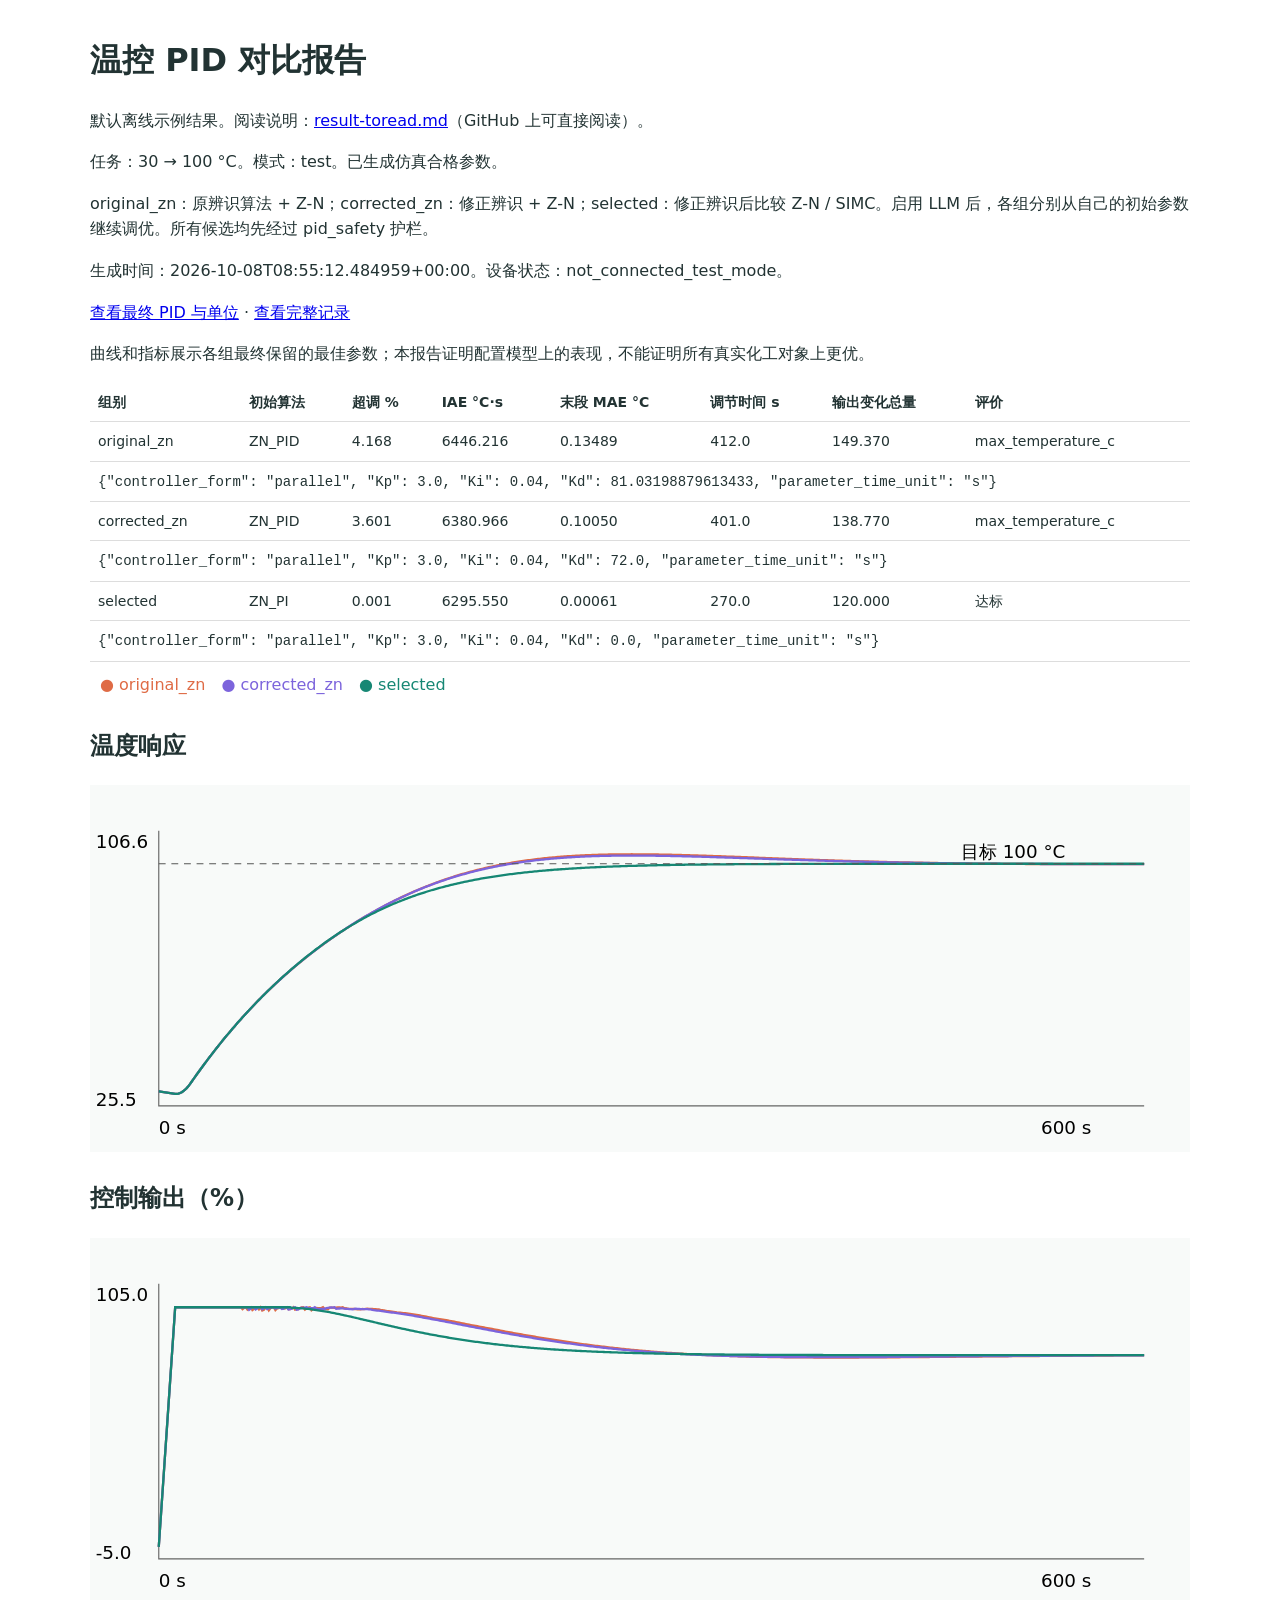
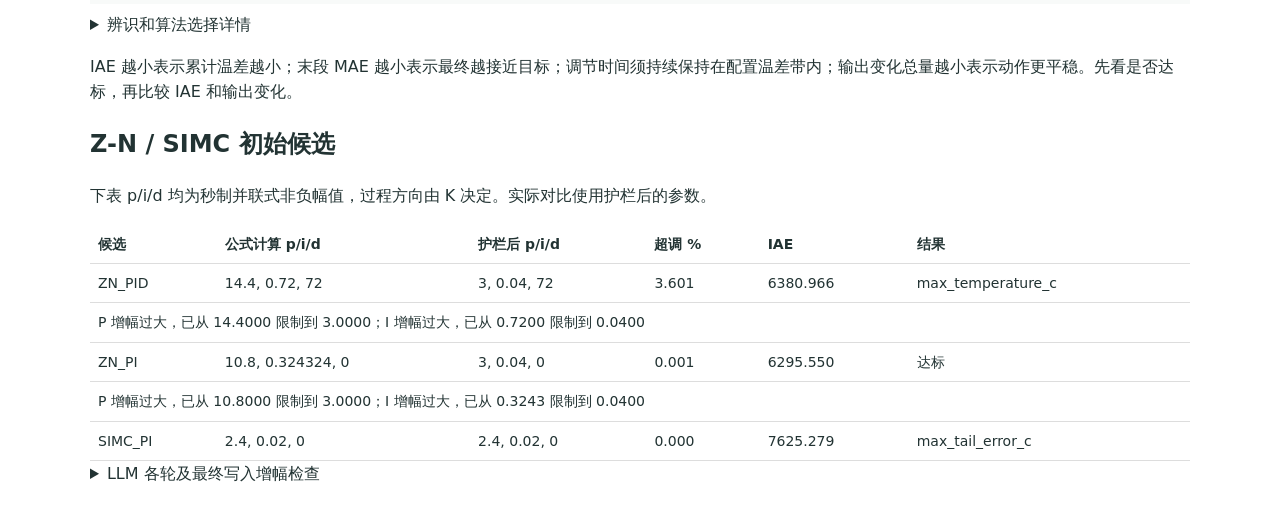
<file: result/result.html>
<!doctype html><html lang="zh-CN"><meta charset="utf-8"><title>Thermal PID Workbench</title><style>body{max-width:1100px;margin:35px auto;padding:0 20px;font:16px/1.6 system-ui;color:#233}table{width:100%;border-collapse:collapse;font-size:14px}td,th{padding:8px;border-bottom:1px solid #ddd;text-align:left}svg{width:100%;background:#f8faf9}code,pre{white-space:pre-wrap;overflow-wrap:anywhere}.legend{padding:10px}</style><h1>温控 PID 对比报告</h1><p>默认离线示例结果。阅读说明：<a href="result-toread.md">result-toread.md</a>（GitHub 上可直接阅读）。</p><p>任务：30 → 100 °C。模式：test。已生成仿真合格参数。</p><p>original_zn：原辨识算法 + Z-N；corrected_zn：修正辨识 + Z-N；selected：修正辨识后比较 Z-N / SIMC。启用 LLM 后，各组分别从自己的初始参数继续调优。所有候选均先经过 pid_safety 护栏。</p><p>生成时间：2026-10-08T08:55:12.484959+00:00。设备状态：not_connected_test_mode。</p><p><a href="pid.json">查看最终 PID 与单位</a> · <a href="summary.json">查看完整记录</a></p><p>曲线和指标展示各组最终保留的最佳参数；本报告证明配置模型上的表现，不能证明所有真实化工对象上更优。</p><table><tr><th>组别</th><th>初始算法</th><th>超调 %</th><th>IAE °C·s</th><th>末段 MAE °C</th><th>调节时间 s</th><th>输出变化总量</th><th>评价</th></tr><tr><td>original_zn</td><td>ZN_PID</td><td>4.168</td><td>6446.216</td><td>0.13489</td><td>412.0</td><td>149.370</td><td>max_temperature_c</td></tr><tr><td colspan="8"><code>{&quot;controller_form&quot;: &quot;parallel&quot;, &quot;Kp&quot;: 3.0, &quot;Ki&quot;: 0.04, &quot;Kd&quot;: 81.03198879613433, &quot;parameter_time_unit&quot;: &quot;s&quot;}</code></td></tr><tr><td>corrected_zn</td><td>ZN_PID</td><td>3.601</td><td>6380.966</td><td>0.10050</td><td>401.0</td><td>138.770</td><td>max_temperature_c</td></tr><tr><td colspan="8"><code>{&quot;controller_form&quot;: &quot;parallel&quot;, &quot;Kp&quot;: 3.0, &quot;Ki&quot;: 0.04, &quot;Kd&quot;: 72.0, &quot;parameter_time_unit&quot;: &quot;s&quot;}</code></td></tr><tr><td>selected</td><td>ZN_PI</td><td>0.001</td><td>6295.550</td><td>0.00061</td><td>270.0</td><td>120.000</td><td>达标</td></tr><tr><td colspan="8"><code>{&quot;controller_form&quot;: &quot;parallel&quot;, &quot;Kp&quot;: 3.0, &quot;Ki&quot;: 0.04, &quot;Kd&quot;: 0.0, &quot;parameter_time_unit&quot;: &quot;s&quot;}</code></td></tr></table><div class="legend"><span style="color:#df6b45">● original_zn</span>　<span style="color:#7c64dc">● corrected_zn</span>　<span style="color:#168774">● selected</span></div><h2>温度响应</h2><svg xmlns="http://www.w3.org/2000/svg" viewBox="0 0 960 320" role="img" aria-label="温度响应"><path d="M60 40V280H920" fill="none" stroke="#666"/><text x="5" y="55">106.6</text><text x="5" y="280">25.5</text><text x="60" y="305">0 s</text><text x="830" y="305">600 s</text><polyline fill="none" stroke="#df6b45" stroke-width="2" points="60.00,267.28 61.43,267.51 62.87,267.75 64.30,267.98 65.73,268.21 67.17,268.44 68.60,268.66 70.03,268.88 71.47,269.11 72.90,269.33 74.33,269.55 75.77,269.53 77.20,269.27 78.63,268.79 80.07,268.07 81.50,267.12 82.93,265.94 84.37,264.54 85.80,262.92 87.23,261.07 88.67,259.00 90.10,256.95 91.53,254.92 92.97,252.90 94.40,250.91 95.83,248.92 97.27,246.96 98.70,245.01 100.13,243.07 101.57,241.16 103.00,239.25 104.43,237.37 105.87,235.50 107.30,233.64 108.73,231.80 110.17,229.98 111.60,228.17 113.03,226.38 114.47,224.60 115.90,222.83 117.33,221.08 118.77,219.35 120.20,217.63 121.63,215.92 123.07,214.23 124.50,212.55 125.93,210.89 127.37,209.24 128.80,207.60 130.23,205.98 131.67,204.37 133.10,202.77 134.53,201.19 135.97,199.62 137.40,198.06 138.83,196.52 140.27,194.98 141.70,193.47 143.13,191.96 144.57,190.47 146.00,188.99 147.43,187.54 148.87,186.08 150.30,184.64 151.73,183.23 153.17,181.82 154.60,180.41 156.03,179.04 157.47,177.67 158.90,176.29 160.33,174.93 161.77,173.60 163.20,172.26 164.63,170.96 166.07,169.67 167.50,168.36 168.93,167.06 170.37,165.81 171.80,164.54 173.23,163.28 174.67,162.02 176.10,160.80 177.53,159.58 178.97,158.36 180.40,157.15 181.83,155.96 183.27,154.78 184.70,153.60 186.13,152.43 187.57,151.28 189.00,150.15 190.43,149.01 191.87,147.88 193.30,146.77 194.73,145.67 196.17,144.58 197.60,143.49 199.03,142.40 200.47,141.32 201.90,140.27 203.33,139.21 204.77,138.16 206.20,137.11 207.63,136.10 209.07,135.09 210.50,134.08 211.93,133.07 213.37,132.08 214.80,131.09 216.23,130.11 217.67,129.13 219.10,128.18 220.53,127.23 221.97,126.29 223.40,125.35 224.83,124.41 226.27,123.48 227.70,122.56 229.13,121.65 230.57,120.74 232.00,119.84 233.43,118.95 234.87,118.06 236.30,117.19 237.73,116.32 239.17,115.47 240.60,114.63 242.03,113.80 243.47,112.97 244.90,112.15 246.33,111.33 247.77,110.53 249.20,109.73 250.63,108.94 252.07,108.15 253.50,107.37 254.93,106.60 256.37,105.82 257.80,105.06 259.23,104.30 260.67,103.56 262.10,102.81 263.53,102.08 264.97,101.35 266.40,100.63 267.83,99.92 269.27,99.22 270.70,98.53 272.13,97.84 273.57,97.17 275.00,96.50 276.43,95.84 277.87,95.19 279.30,94.54 280.73,93.91 282.17,93.28 283.60,92.65 285.03,92.04 286.47,91.43 287.90,90.83 289.33,90.23 290.77,89.64 292.20,89.06 293.63,88.48 295.07,87.92 296.50,87.36 297.93,86.80 299.37,86.25 300.80,85.72 302.23,85.18 303.67,84.66 305.10,84.14 306.53,83.64 307.97,83.13 309.40,82.64 310.83,82.15 312.27,81.67 313.70,81.20 315.13,80.73 316.57,80.27 318.00,79.82 319.43,79.38 320.87,78.94 322.30,78.50 323.73,78.07 325.17,77.65 326.60,77.24 328.03,76.83 329.47,76.43 330.90,76.03 332.33,75.64 333.77,75.26 335.20,74.88 336.63,74.51 338.07,74.15 339.50,73.79 340.93,73.44 342.37,73.09 343.80,72.75 345.23,72.42 346.67,72.09 348.10,71.77 349.53,71.46 350.97,71.15 352.40,70.84 353.83,70.54 355.27,70.25 356.70,69.96 358.13,69.68 359.57,69.40 361.00,69.13 362.43,68.86 363.87,68.60 365.30,68.34 366.73,68.09 368.17,67.85 369.60,67.61 371.03,67.37 372.47,67.14 373.90,66.91 375.33,66.69 376.77,66.48 378.20,66.27 379.63,66.06 381.07,65.86 382.50,65.66 383.93,65.47 385.37,65.28 386.80,65.10 388.23,64.92 389.67,64.75 391.10,64.58 392.53,64.41 393.97,64.25 395.40,64.09 396.83,63.94 398.27,63.79 399.70,63.64 401.13,63.50 402.57,63.36 404.00,63.23 405.43,63.10 406.87,62.97 408.30,62.85 409.73,62.73 411.17,62.62 412.60,62.50 414.03,62.40 415.47,62.29 416.90,62.19 418.33,62.09 419.77,62.00 421.20,61.91 422.63,61.82 424.07,61.74 425.50,61.65 426.93,61.58 428.37,61.50 429.80,61.43 431.23,61.36 432.67,61.29 434.10,61.23 435.53,61.17 436.97,61.11 438.40,61.06 439.83,61.00 441.27,60.95 442.70,60.91 444.13,60.86 445.57,60.82 447.00,60.78 448.43,60.74 449.87,60.71 451.30,60.68 452.73,60.65 454.17,60.62 455.60,60.60 457.03,60.57 458.47,60.55 459.90,60.53 461.33,60.52 462.77,60.50 464.20,60.49 465.63,60.48 467.07,60.47 468.50,60.46 469.93,60.46 471.37,60.46 472.80,60.45 474.23,60.46 475.67,60.46 477.10,60.46 478.53,60.47 479.97,60.47 481.40,60.48 482.83,60.49 484.27,60.51 485.70,60.52 487.13,60.53 488.57,60.55 490.00,60.57 491.43,60.59 492.87,60.61 494.30,60.63 495.73,60.65 497.17,60.68 498.60,60.70 500.03,60.73 501.47,60.76 502.90,60.79 504.33,60.82 505.77,60.85 507.20,60.88 508.63,60.91 510.07,60.95 511.50,60.98 512.93,61.02 514.37,61.06 515.80,61.09 517.23,61.13 518.67,61.17 520.10,61.21 521.53,61.25 522.97,61.29 524.40,61.34 525.83,61.38 527.27,61.42 528.70,61.47 530.13,61.51 531.57,61.56 533.00,61.61 534.43,61.65 535.87,61.70 537.30,61.75 538.73,61.80 540.17,61.85 541.60,61.90 543.03,61.95 544.47,62.00 545.90,62.05 547.33,62.10 548.77,62.15 550.20,62.20 551.63,62.26 553.07,62.31 554.50,62.36 555.93,62.42 557.37,62.47 558.80,62.52 560.23,62.58 561.67,62.63 563.10,62.69 564.53,62.74 565.97,62.79 567.40,62.85 568.83,62.90 570.27,62.96 571.70,63.02 573.13,63.07 574.57,63.13 576.00,63.18 577.43,63.24 578.87,63.29 580.30,63.35 581.73,63.40 583.17,63.46 584.60,63.52 586.03,63.57 587.47,63.63 588.90,63.68 590.33,63.74 591.77,63.80 593.20,63.85 594.63,63.91 596.07,63.96 597.50,64.02 598.93,64.07 600.37,64.13 601.80,64.18 603.23,64.24 604.67,64.29 606.10,64.35 607.53,64.40 608.97,64.45 610.40,64.51 611.83,64.56 613.27,64.62 614.70,64.67 616.13,64.72 617.57,64.77 619.00,64.83 620.43,64.88 621.87,64.93 623.30,64.98 624.73,65.04 626.17,65.09 627.60,65.14 629.03,65.19 630.47,65.24 631.90,65.29 633.33,65.34 634.77,65.39 636.20,65.44 637.63,65.49 639.07,65.54 640.50,65.59 641.93,65.64 643.37,65.68 644.80,65.73 646.23,65.78 647.67,65.83 649.10,65.87 650.53,65.92 651.97,65.97 653.40,66.01 654.83,66.06 656.27,66.10 657.70,66.15 659.13,66.19 660.57,66.24 662.00,66.28 663.43,66.32 664.87,66.37 666.30,66.41 667.73,66.45 669.17,66.49 670.60,66.53 672.03,66.58 673.47,66.62 674.90,66.66 676.33,66.70 677.77,66.74 679.20,66.78 680.63,66.81 682.07,66.85 683.50,66.89 684.93,66.93 686.37,66.97 687.80,67.00 689.23,67.04 690.67,67.08 692.10,67.11 693.53,67.15 694.97,67.18 696.40,67.22 697.83,67.25 699.27,67.29 700.70,67.32 702.13,67.35 703.57,67.39 705.00,67.42 706.43,67.45 707.87,67.48 709.30,67.51 710.73,67.55 712.17,67.58 713.60,67.61 715.03,67.64 716.47,67.67 717.90,67.70 719.33,67.72 720.77,67.75 722.20,67.78 723.63,67.81 725.07,67.84 726.50,67.86 727.93,67.89 729.37,67.92 730.80,67.94 732.23,67.97 733.67,67.99 735.10,68.02 736.53,68.04 737.97,68.07 739.40,68.09 740.83,68.12 742.27,68.14 743.70,68.16 745.13,68.18 746.57,68.21 748.00,68.23 749.43,68.25 750.87,68.27 752.30,68.29 753.73,68.31 755.17,68.33 756.60,68.35 758.03,68.37 759.47,68.39 760.90,68.41 762.33,68.43 763.77,68.45 765.20,68.47 766.63,68.48 768.07,68.50 769.50,68.52 770.93,68.53 772.37,68.55 773.80,68.57 775.23,68.58 776.67,68.60 778.10,68.61 779.53,68.63 780.97,68.64 782.40,68.66 783.83,68.67 785.27,68.69 786.70,68.70 788.13,68.71 789.57,68.73 791.00,68.74 792.43,68.75 793.87,68.77 795.30,68.78 796.73,68.79 798.17,68.80 799.60,68.81 801.03,68.82 802.47,68.84 803.90,68.85 805.33,68.86 806.77,68.87 808.20,68.88 809.63,68.89 811.07,68.90 812.50,68.91 813.93,68.91 815.37,68.92 816.80,68.93 818.23,68.94 819.67,68.95 821.10,68.96 822.53,68.96 823.97,68.97 825.40,68.98 826.83,68.99 828.27,68.99 829.70,69.00 831.13,69.01 832.57,69.01 834.00,69.02 835.43,69.03 836.87,69.03 838.30,69.04 839.73,69.04 841.17,69.05 842.60,69.05 844.03,69.06 845.47,69.06 846.90,69.07 848.33,69.07 849.77,69.08 851.20,69.08 852.63,69.08 854.07,69.09 855.50,69.09 856.93,69.10 858.37,69.10 859.80,69.10 861.23,69.11 862.67,69.11 864.10,69.11 865.53,69.11 866.97,69.12 868.40,69.12 869.83,69.12 871.27,69.12 872.70,69.13 874.13,69.13 875.57,69.13 877.00,69.13 878.43,69.13 879.87,69.13 881.30,69.14 882.73,69.14 884.17,69.14 885.60,69.14 887.03,69.14 888.47,69.14 889.90,69.14 891.33,69.14 892.77,69.14 894.20,69.14 895.63,69.14 897.07,69.14 898.50,69.14 899.93,69.14 901.37,69.14 902.80,69.14 904.23,69.14 905.67,69.14 907.10,69.14 908.53,69.14 909.97,69.14 911.40,69.14 912.83,69.14 914.27,69.14 915.70,69.14 917.13,69.14 918.57,69.14 920.00,69.14 920.00,69.14"/><polyline fill="none" stroke="#7c64dc" stroke-width="2" points="60.00,267.28 61.43,267.51 62.87,267.75 64.30,267.98 65.73,268.21 67.17,268.44 68.60,268.66 70.03,268.88 71.47,269.11 72.90,269.33 74.33,269.55 75.77,269.53 77.20,269.27 78.63,268.79 80.07,268.07 81.50,267.12 82.93,265.94 84.37,264.54 85.80,262.92 87.23,261.07 88.67,259.00 90.10,256.95 91.53,254.92 92.97,252.90 94.40,250.91 95.83,248.92 97.27,246.96 98.70,245.01 100.13,243.07 101.57,241.16 103.00,239.25 104.43,237.37 105.87,235.50 107.30,233.64 108.73,231.80 110.17,229.98 111.60,228.17 113.03,226.38 114.47,224.60 115.90,222.83 117.33,221.08 118.77,219.35 120.20,217.63 121.63,215.92 123.07,214.23 124.50,212.55 125.93,210.89 127.37,209.24 128.80,207.60 130.23,205.98 131.67,204.37 133.10,202.77 134.53,201.19 135.97,199.62 137.40,198.06 138.83,196.52 140.27,194.98 141.70,193.47 143.13,191.96 144.57,190.47 146.00,188.99 147.43,187.52 148.87,186.06 150.30,184.62 151.73,183.18 153.17,181.79 154.60,180.39 156.03,179.00 157.47,177.61 158.90,176.26 160.33,174.91 161.77,173.55 163.20,172.21 164.63,170.90 166.07,169.59 167.50,168.29 168.93,167.01 170.37,165.73 171.80,164.46 173.23,163.20 174.67,161.94 176.10,160.71 177.53,159.49 178.97,158.27 180.40,157.05 181.83,155.86 183.27,154.68 184.70,153.50 186.13,152.33 187.57,151.18 189.00,150.05 190.43,148.92 191.87,147.79 193.30,146.66 194.73,145.57 196.17,144.48 197.60,143.39 199.03,142.30 200.47,141.23 201.90,140.16 203.33,139.09 204.77,138.05 206.20,137.01 207.63,135.98 209.07,134.96 210.50,133.94 211.93,132.95 213.37,131.96 214.80,130.98 216.23,130.01 217.67,129.05 219.10,128.09 220.53,127.14 221.97,126.19 223.40,125.24 224.83,124.31 226.27,123.38 227.70,122.45 229.13,121.55 230.57,120.66 232.00,119.77 233.43,118.88 234.87,118.01 236.30,117.14 237.73,116.28 239.17,115.44 240.60,114.60 242.03,113.76 243.47,112.94 244.90,112.12 246.33,111.30 247.77,110.49 249.20,109.69 250.63,108.90 252.07,108.11 253.50,107.33 254.93,106.56 256.37,105.79 257.80,105.04 259.23,104.28 260.67,103.54 262.10,102.81 263.53,102.09 264.97,101.37 266.40,100.67 267.83,99.97 269.27,99.27 270.70,98.59 272.13,97.92 273.57,97.25 275.00,96.59 276.43,95.94 277.87,95.29 279.30,94.65 280.73,94.02 282.17,93.40 283.60,92.79 285.03,92.18 286.47,91.58 287.90,90.98 289.33,90.40 290.77,89.82 292.20,89.25 293.63,88.68 295.07,88.13 296.50,87.58 297.93,87.04 299.37,86.50 300.80,85.98 302.23,85.46 303.67,84.95 305.10,84.44 306.53,83.94 307.97,83.45 309.40,82.97 310.83,82.49 312.27,82.02 313.70,81.56 315.13,81.11 316.57,80.66 318.00,80.22 319.43,79.78 320.87,79.35 322.30,78.93 323.73,78.51 325.17,78.10 326.60,77.70 328.03,77.30 329.47,76.91 330.90,76.53 332.33,76.15 333.77,75.78 335.20,75.42 336.63,75.06 338.07,74.71 339.50,74.36 340.93,74.02 342.37,73.69 343.80,73.36 345.23,73.03 346.67,72.72 348.10,72.41 349.53,72.10 350.97,71.80 352.40,71.51 353.83,71.22 355.27,70.94 356.70,70.66 358.13,70.39 359.57,70.12 361.00,69.86 362.43,69.60 363.87,69.35 365.30,69.11 366.73,68.87 368.17,68.63 369.60,68.40 371.03,68.17 372.47,67.95 373.90,67.74 375.33,67.53 376.77,67.32 378.20,67.12 379.63,66.92 381.07,66.73 382.50,66.54 383.93,66.35 385.37,66.17 386.80,66.00 388.23,65.83 389.67,65.66 391.10,65.50 392.53,65.34 393.97,65.19 395.40,65.04 396.83,64.89 398.27,64.75 399.70,64.61 401.13,64.47 402.57,64.34 404.00,64.22 405.43,64.09 406.87,63.97 408.30,63.86 409.73,63.74 411.17,63.64 412.60,63.53 414.03,63.43 415.47,63.33 416.90,63.23 418.33,63.14 419.77,63.05 421.20,62.96 422.63,62.88 424.07,62.80 425.50,62.72 426.93,62.65 428.37,62.58 429.80,62.51 431.23,62.44 432.67,62.38 434.10,62.32 435.53,62.26 436.97,62.21 438.40,62.16 439.83,62.11 441.27,62.06 442.70,62.02 444.13,61.97 445.57,61.93 447.00,61.90 448.43,61.86 449.87,61.83 451.30,61.80 452.73,61.77 454.17,61.74 455.60,61.72 457.03,61.70 458.47,61.68 459.90,61.66 461.33,61.64 462.77,61.63 464.20,61.62 465.63,61.61 467.07,61.60 468.50,61.59 469.93,61.59 471.37,61.58 472.80,61.58 474.23,61.58 475.67,61.58 477.10,61.59 478.53,61.59 479.97,61.60 481.40,61.60 482.83,61.61 484.27,61.62 485.70,61.63 487.13,61.65 488.57,61.66 490.00,61.68 491.43,61.69 492.87,61.71 494.30,61.73 495.73,61.75 497.17,61.77 498.60,61.80 500.03,61.82 501.47,61.84 502.90,61.87 504.33,61.90 505.77,61.92 507.20,61.95 508.63,61.98 510.07,62.01 511.50,62.04 512.93,62.08 514.37,62.11 515.80,62.14 517.23,62.18 518.67,62.21 520.10,62.25 521.53,62.29 522.97,62.32 524.40,62.36 525.83,62.40 527.27,62.44 528.70,62.48 530.13,62.52 531.57,62.56 533.00,62.60 534.43,62.64 535.87,62.68 537.30,62.73 538.73,62.77 540.17,62.81 541.60,62.86 543.03,62.90 544.47,62.95 545.90,62.99 547.33,63.04 548.77,63.08 550.20,63.13 551.63,63.18 553.07,63.22 554.50,63.27 555.93,63.32 557.37,63.36 558.80,63.41 560.23,63.46 561.67,63.51 563.10,63.56 564.53,63.60 565.97,63.65 567.40,63.70 568.83,63.75 570.27,63.80 571.70,63.85 573.13,63.89 574.57,63.94 576.00,63.99 577.43,64.04 578.87,64.09 580.30,64.14 581.73,64.19 583.17,64.24 584.60,64.29 586.03,64.33 587.47,64.38 588.90,64.43 590.33,64.48 591.77,64.53 593.20,64.58 594.63,64.63 596.07,64.67 597.50,64.72 598.93,64.77 600.37,64.82 601.80,64.87 603.23,64.91 604.67,64.96 606.10,65.01 607.53,65.06 608.97,65.10 610.40,65.15 611.83,65.20 613.27,65.24 614.70,65.29 616.13,65.34 617.57,65.38 619.00,65.43 620.43,65.47 621.87,65.52 623.30,65.56 624.73,65.61 626.17,65.65 627.60,65.70 629.03,65.74 630.47,65.78 631.90,65.83 633.33,65.87 634.77,65.91 636.20,65.96 637.63,66.00 639.07,66.04 640.50,66.08 641.93,66.12 643.37,66.16 644.80,66.21 646.23,66.25 647.67,66.29 649.10,66.33 650.53,66.37 651.97,66.41 653.40,66.44 654.83,66.48 656.27,66.52 657.70,66.56 659.13,66.60 660.57,66.63 662.00,66.67 663.43,66.71 664.87,66.75 666.30,66.78 667.73,66.82 669.17,66.85 670.60,66.89 672.03,66.92 673.47,66.96 674.90,66.99 676.33,67.03 677.77,67.06 679.20,67.09 680.63,67.13 682.07,67.16 683.50,67.19 684.93,67.22 686.37,67.25 687.80,67.29 689.23,67.32 690.67,67.35 692.10,67.38 693.53,67.41 694.97,67.44 696.40,67.47 697.83,67.49 699.27,67.52 700.70,67.55 702.13,67.58 703.57,67.61 705.00,67.63 706.43,67.66 707.87,67.69 709.30,67.71 710.73,67.74 712.17,67.77 713.60,67.79 715.03,67.82 716.47,67.84 717.90,67.86 719.33,67.89 720.77,67.91 722.20,67.94 723.63,67.96 725.07,67.98 726.50,68.00 727.93,68.03 729.37,68.05 730.80,68.07 732.23,68.09 733.67,68.11 735.10,68.13 736.53,68.15 737.97,68.17 739.40,68.19 740.83,68.21 742.27,68.23 743.70,68.25 745.13,68.27 746.57,68.29 748.00,68.30 749.43,68.32 750.87,68.34 752.30,68.36 753.73,68.37 755.17,68.39 756.60,68.41 758.03,68.42 759.47,68.44 760.90,68.45 762.33,68.47 763.77,68.48 765.20,68.50 766.63,68.51 768.07,68.53 769.50,68.54 770.93,68.56 772.37,68.57 773.80,68.58 775.23,68.59 776.67,68.61 778.10,68.62 779.53,68.63 780.97,68.64 782.40,68.66 783.83,68.67 785.27,68.68 786.70,68.69 788.13,68.70 789.57,68.71 791.00,68.72 792.43,68.73 793.87,68.74 795.30,68.75 796.73,68.76 798.17,68.77 799.60,68.78 801.03,68.79 802.47,68.80 803.90,68.81 805.33,68.81 806.77,68.82 808.20,68.83 809.63,68.84 811.07,68.85 812.50,68.85 813.93,68.86 815.37,68.87 816.80,68.87 818.23,68.88 819.67,68.89 821.10,68.89 822.53,68.90 823.97,68.91 825.40,68.91 826.83,68.92 828.27,68.92 829.70,68.93 831.13,68.93 832.57,68.94 834.00,68.94 835.43,68.95 836.87,68.95 838.30,68.96 839.73,68.96 841.17,68.97 842.60,68.97 844.03,68.97 845.47,68.98 846.90,68.98 848.33,68.98 849.77,68.99 851.20,68.99 852.63,68.99 854.07,69.00 855.50,69.00 856.93,69.00 858.37,69.01 859.80,69.01 861.23,69.01 862.67,69.01 864.10,69.02 865.53,69.02 866.97,69.02 868.40,69.02 869.83,69.02 871.27,69.02 872.70,69.03 874.13,69.03 875.57,69.03 877.00,69.03 878.43,69.03 879.87,69.03 881.30,69.03 882.73,69.03 884.17,69.03 885.60,69.04 887.03,69.04 888.47,69.04 889.90,69.04 891.33,69.04 892.77,69.04 894.20,69.04 895.63,69.04 897.07,69.04 898.50,69.04 899.93,69.04 901.37,69.04 902.80,69.04 904.23,69.04 905.67,69.04 907.10,69.04 908.53,69.04 909.97,69.04 911.40,69.04 912.83,69.03 914.27,69.03 915.70,69.03 917.13,69.03 918.57,69.03 920.00,69.03 920.00,69.03"/><polyline fill="none" stroke="#168774" stroke-width="2" points="60.00,267.28 61.43,267.51 62.87,267.75 64.30,267.98 65.73,268.21 67.17,268.44 68.60,268.66 70.03,268.88 71.47,269.11 72.90,269.33 74.33,269.55 75.77,269.53 77.20,269.27 78.63,268.79 80.07,268.07 81.50,267.12 82.93,265.94 84.37,264.54 85.80,262.92 87.23,261.07 88.67,259.00 90.10,256.95 91.53,254.92 92.97,252.90 94.40,250.91 95.83,248.92 97.27,246.96 98.70,245.01 100.13,243.07 101.57,241.16 103.00,239.25 104.43,237.37 105.87,235.50 107.30,233.64 108.73,231.80 110.17,229.98 111.60,228.17 113.03,226.38 114.47,224.60 115.90,222.83 117.33,221.08 118.77,219.35 120.20,217.63 121.63,215.92 123.07,214.23 124.50,212.55 125.93,210.89 127.37,209.24 128.80,207.60 130.23,205.98 131.67,204.37 133.10,202.77 134.53,201.19 135.97,199.62 137.40,198.06 138.83,196.52 140.27,194.98 141.70,193.47 143.13,191.96 144.57,190.47 146.00,188.99 147.43,187.52 148.87,186.06 150.30,184.62 151.73,183.18 153.17,181.76 154.60,180.35 156.03,178.96 157.47,177.57 158.90,176.20 160.33,174.84 161.77,173.48 163.20,172.14 164.63,170.81 166.07,169.50 167.50,168.19 168.93,166.89 170.37,165.61 171.80,164.33 173.23,163.07 174.67,161.82 176.10,160.57 177.53,159.34 178.97,158.12 180.40,156.90 181.83,155.70 183.27,154.51 184.70,153.33 186.13,152.15 187.57,150.99 189.00,149.84 190.43,148.70 191.87,147.57 193.30,146.45 194.73,145.34 196.17,144.25 197.60,143.16 199.03,142.08 200.47,141.01 201.90,139.95 203.33,138.91 204.77,137.87 206.20,136.85 207.63,135.83 209.07,134.82 210.50,133.83 211.93,132.85 213.37,131.87 214.80,130.91 216.23,129.96 217.67,129.02 219.10,128.08 220.53,127.16 221.97,126.25 223.40,125.36 224.83,124.47 226.27,123.59 227.70,122.72 229.13,121.86 230.57,121.02 232.00,120.18 233.43,119.35 234.87,118.54 236.30,117.73 237.73,116.94 239.17,116.15 240.60,115.38 242.03,114.61 243.47,113.86 244.90,113.11 246.33,112.38 247.77,111.65 249.20,110.94 250.63,110.23 252.07,109.54 253.50,108.85 254.93,108.17 256.37,107.50 257.80,106.85 259.23,106.20 260.67,105.56 262.10,104.93 263.53,104.31 264.97,103.69 266.40,103.09 267.83,102.49 269.27,101.91 270.70,101.33 272.13,100.76 273.57,100.20 275.00,99.65 276.43,99.11 277.87,98.57 279.30,98.04 280.73,97.52 282.17,97.01 283.60,96.51 285.03,96.01 286.47,95.52 287.90,95.04 289.33,94.57 290.77,94.10 292.20,93.64 293.63,93.19 295.07,92.75 296.50,92.31 297.93,91.88 299.37,91.46 300.80,91.04 302.23,90.63 303.67,90.23 305.10,89.83 306.53,89.44 307.97,89.06 309.40,88.68 310.83,88.31 312.27,87.95 313.70,87.59 315.13,87.23 316.57,86.89 318.00,86.55 319.43,86.21 320.87,85.88 322.30,85.56 323.73,85.24 325.17,84.92 326.60,84.62 328.03,84.31 329.47,84.02 330.90,83.72 332.33,83.44 333.77,83.15 335.20,82.88 336.63,82.60 338.07,82.33 339.50,82.07 340.93,81.81 342.37,81.56 343.80,81.31 345.23,81.06 346.67,80.82 348.10,80.59 349.53,80.35 350.97,80.12 352.40,79.90 353.83,79.68 355.27,79.46 356.70,79.25 358.13,79.04 359.57,78.84 361.00,78.64 362.43,78.44 363.87,78.25 365.30,78.06 366.73,77.87 368.17,77.69 369.60,77.51 371.03,77.33 372.47,77.16 373.90,76.99 375.33,76.82 376.77,76.65 378.20,76.49 379.63,76.34 381.07,76.18 382.50,76.03 383.93,75.88 385.37,75.73 386.80,75.59 388.23,75.45 389.67,75.31 391.10,75.17 392.53,75.04 393.97,74.91 395.40,74.78 396.83,74.66 398.27,74.53 399.70,74.41 401.13,74.29 402.57,74.18 404.00,74.06 405.43,73.95 406.87,73.84 408.30,73.74 409.73,73.63 411.17,73.53 412.60,73.43 414.03,73.33 415.47,73.23 416.90,73.13 418.33,73.04 419.77,72.95 421.20,72.86 422.63,72.77 424.07,72.68 425.50,72.60 426.93,72.52 428.37,72.43 429.80,72.35 431.23,72.28 432.67,72.20 434.10,72.12 435.53,72.05 436.97,71.98 438.40,71.91 439.83,71.84 441.27,71.77 442.70,71.71 444.13,71.64 445.57,71.58 447.00,71.51 448.43,71.45 449.87,71.39 451.30,71.33 452.73,71.28 454.17,71.22 455.60,71.17 457.03,71.11 458.47,71.06 459.90,71.01 461.33,70.96 462.77,70.91 464.20,70.86 465.63,70.81 467.07,70.76 468.50,70.72 469.93,70.67 471.37,70.63 472.80,70.59 474.23,70.54 475.67,70.50 477.10,70.46 478.53,70.42 479.97,70.38 481.40,70.35 482.83,70.31 484.27,70.27 485.70,70.24 487.13,70.20 488.57,70.17 490.00,70.14 491.43,70.10 492.87,70.07 494.30,70.04 495.73,70.01 497.17,69.98 498.60,69.95 500.03,69.92 501.47,69.90 502.90,69.87 504.33,69.84 505.77,69.82 507.20,69.79 508.63,69.77 510.07,69.74 511.50,69.72 512.93,69.69 514.37,69.67 515.80,69.65 517.23,69.63 518.67,69.61 520.10,69.58 521.53,69.56 522.97,69.54 524.40,69.52 525.83,69.51 527.27,69.49 528.70,69.47 530.13,69.45 531.57,69.43 533.00,69.42 534.43,69.40 535.87,69.38 537.30,69.37 538.73,69.35 540.17,69.34 541.60,69.32 543.03,69.31 544.47,69.29 545.90,69.28 547.33,69.27 548.77,69.25 550.20,69.24 551.63,69.23 553.07,69.21 554.50,69.20 555.93,69.19 557.37,69.18 558.80,69.17 560.23,69.16 561.67,69.15 563.10,69.14 564.53,69.12 565.97,69.11 567.40,69.11 568.83,69.10 570.27,69.09 571.70,69.08 573.13,69.07 574.57,69.06 576.00,69.05 577.43,69.04 578.87,69.03 580.30,69.03 581.73,69.02 583.17,69.01 584.60,69.00 586.03,69.00 587.47,68.99 588.90,68.98 590.33,68.98 591.77,68.97 593.20,68.96 594.63,68.96 596.07,68.95 597.50,68.95 598.93,68.94 600.37,68.93 601.80,68.93 603.23,68.92 604.67,68.92 606.10,68.91 607.53,68.91 608.97,68.90 610.40,68.90 611.83,68.89 613.27,68.89 614.70,68.88 616.13,68.88 617.57,68.88 619.00,68.87 620.43,68.87 621.87,68.86 623.30,68.86 624.73,68.86 626.17,68.85 627.60,68.85 629.03,68.85 630.47,68.84 631.90,68.84 633.33,68.84 634.77,68.83 636.20,68.83 637.63,68.83 639.07,68.82 640.50,68.82 641.93,68.82 643.37,68.82 644.80,68.81 646.23,68.81 647.67,68.81 649.10,68.81 650.53,68.80 651.97,68.80 653.40,68.80 654.83,68.80 656.27,68.80 657.70,68.79 659.13,68.79 660.57,68.79 662.00,68.79 663.43,68.79 664.87,68.78 666.30,68.78 667.73,68.78 669.17,68.78 670.60,68.78 672.03,68.78 673.47,68.78 674.90,68.77 676.33,68.77 677.77,68.77 679.20,68.77 680.63,68.77 682.07,68.77 683.50,68.77 684.93,68.76 686.37,68.76 687.80,68.76 689.23,68.76 690.67,68.76 692.10,68.76 693.53,68.76 694.97,68.76 696.40,68.76 697.83,68.76 699.27,68.75 700.70,68.75 702.13,68.75 703.57,68.75 705.00,68.75 706.43,68.75 707.87,68.75 709.30,68.75 710.73,68.75 712.17,68.75 713.60,68.75 715.03,68.75 716.47,68.75 717.90,68.74 719.33,68.74 720.77,68.74 722.20,68.74 723.63,68.74 725.07,68.74 726.50,68.74 727.93,68.74 729.37,68.74 730.80,68.74 732.23,68.74 733.67,68.74 735.10,68.74 736.53,68.74 737.97,68.74 739.40,68.74 740.83,68.74 742.27,68.74 743.70,68.74 745.13,68.74 746.57,68.74 748.00,68.74 749.43,68.74 750.87,68.73 752.30,68.73 753.73,68.73 755.17,68.73 756.60,68.73 758.03,68.73 759.47,68.73 760.90,68.73 762.33,68.73 763.77,68.73 765.20,68.73 766.63,68.73 768.07,68.73 769.50,68.73 770.93,68.73 772.37,68.73 773.80,68.73 775.23,68.73 776.67,68.73 778.10,68.73 779.53,68.73 780.97,68.73 782.40,68.73 783.83,68.73 785.27,68.73 786.70,68.73 788.13,68.73 789.57,68.73 791.00,68.73 792.43,68.73 793.87,68.73 795.30,68.73 796.73,68.73 798.17,68.73 799.60,68.73 801.03,68.73 802.47,68.73 803.90,68.73 805.33,68.73 806.77,68.73 808.20,68.73 809.63,68.73 811.07,68.73 812.50,68.73 813.93,68.73 815.37,68.73 816.80,68.73 818.23,68.73 819.67,68.73 821.10,68.73 822.53,68.73 823.97,68.73 825.40,68.73 826.83,68.73 828.27,68.73 829.70,68.73 831.13,68.73 832.57,68.73 834.00,68.73 835.43,68.73 836.87,68.73 838.30,68.73 839.73,68.73 841.17,68.73 842.60,68.73 844.03,68.73 845.47,68.73 846.90,68.73 848.33,68.73 849.77,68.73 851.20,68.73 852.63,68.73 854.07,68.73 855.50,68.73 856.93,68.73 858.37,68.73 859.80,68.73 861.23,68.73 862.67,68.73 864.10,68.73 865.53,68.73 866.97,68.73 868.40,68.73 869.83,68.73 871.27,68.73 872.70,68.73 874.13,68.73 875.57,68.73 877.00,68.73 878.43,68.73 879.87,68.73 881.30,68.73 882.73,68.73 884.17,68.73 885.60,68.73 887.03,68.73 888.47,68.73 889.90,68.73 891.33,68.73 892.77,68.73 894.20,68.73 895.63,68.73 897.07,68.73 898.50,68.73 899.93,68.73 901.37,68.73 902.80,68.73 904.23,68.73 905.67,68.73 907.10,68.73 908.53,68.73 909.97,68.73 911.40,68.73 912.83,68.73 914.27,68.73 915.70,68.73 917.13,68.73 918.57,68.73 920.00,68.73 920.00,68.73"/><path d="M60 68.73019464275168H920" stroke="#555" stroke-dasharray="6 5"/><text x="760" y="63.730194642751684">目标 100 °C</text></svg><h2>控制输出（%）</h2><svg xmlns="http://www.w3.org/2000/svg" viewBox="0 0 960 320" role="img" aria-label="控制输出（%）"><path d="M60 40V280H920" fill="none" stroke="#666"/><text x="5" y="55">105.0</text><text x="5" y="280">-5.0</text><text x="60" y="305">0 s</text><text x="830" y="305">600 s</text><polyline fill="none" stroke="#df6b45" stroke-width="2" points="60.00,269.55 61.43,248.64 62.87,227.73 64.30,206.82 65.73,185.91 67.17,165.00 68.60,144.09 70.03,123.18 71.47,102.27 72.90,81.36 74.33,60.45 75.77,60.45 77.20,60.45 78.63,60.45 80.07,60.45 81.50,60.45 82.93,60.45 84.37,60.45 85.80,60.45 87.23,60.45 88.67,60.45 90.10,60.45 91.53,60.45 92.97,60.45 94.40,60.45 95.83,60.45 97.27,60.45 98.70,60.45 100.13,60.45 101.57,60.45 103.00,60.45 104.43,60.45 105.87,60.45 107.30,60.45 108.73,60.45 110.17,60.45 111.60,60.45 113.03,60.45 114.47,60.45 115.90,60.45 117.33,60.45 118.77,60.45 120.20,60.45 121.63,60.45 123.07,60.45 124.50,60.45 125.93,60.45 127.37,60.45 128.80,60.45 130.23,60.45 131.67,60.45 133.10,62.14 134.53,60.92 135.97,60.45 137.40,62.45 138.83,61.30 140.27,60.45 141.70,62.83 143.13,61.75 144.57,60.69 146.00,60.45 147.43,62.23 148.87,60.45 150.30,63.26 151.73,62.63 153.17,60.86 154.60,60.45 156.03,63.11 157.47,61.28 158.90,60.59 160.33,60.45 161.77,62.97 163.20,61.45 164.63,61.26 166.07,60.45 167.50,61.55 168.93,61.62 170.37,61.39 171.80,60.45 173.23,62.30 174.67,62.14 176.10,61.75 177.53,60.45 178.97,62.52 180.40,62.15 181.83,62.05 183.27,61.16 184.70,60.49 186.13,60.45 187.57,62.54 189.00,61.37 190.43,60.76 191.87,60.45 193.30,63.05 194.73,61.92 196.17,61.45 197.60,61.10 199.03,61.17 200.47,61.31 201.90,61.18 203.33,60.45 204.77,62.04 206.20,62.15 207.63,62.18 209.07,60.82 210.50,60.75 211.93,60.81 213.37,60.88 214.80,60.76 216.23,60.57 217.67,60.48 219.10,60.71 220.53,60.45 221.97,61.38 223.40,61.19 224.83,61.72 226.27,61.90 227.70,61.92 229.13,61.90 230.57,61.95 232.00,62.07 233.43,62.18 234.87,62.14 236.30,62.30 237.73,61.96 239.17,62.00 240.60,61.82 242.03,61.74 243.47,61.77 244.90,61.87 246.33,61.97 247.77,62.04 249.20,62.11 250.63,62.26 252.07,62.35 253.50,62.66 254.93,62.89 256.37,63.19 257.80,63.48 259.23,63.72 260.67,63.92 262.10,64.11 263.53,64.33 264.97,64.55 266.40,64.75 267.83,64.97 269.27,65.10 270.70,65.24 272.13,65.36 273.57,65.48 275.00,65.62 276.43,65.79 277.87,65.98 279.30,66.18 280.73,66.37 282.17,66.57 283.60,66.78 285.03,67.03 286.47,67.29 287.90,67.58 289.33,67.87 290.77,68.17 292.20,68.45 293.63,68.72 295.07,68.99 296.50,69.27 297.93,69.54 299.37,69.82 300.80,70.07 302.23,70.32 303.67,70.56 305.10,70.79 306.53,71.02 307.97,71.25 309.40,71.50 310.83,71.75 312.27,72.00 313.70,72.25 315.13,72.50 316.57,72.76 318.00,73.04 319.43,73.32 320.87,73.61 322.30,73.90 323.73,74.20 325.17,74.49 326.60,74.78 328.03,75.07 329.47,75.36 330.90,75.65 332.33,75.93 333.77,76.21 335.20,76.48 336.63,76.75 338.07,77.02 339.50,77.28 340.93,77.54 342.37,77.81 343.80,78.07 345.23,78.34 346.67,78.60 348.10,78.87 349.53,79.13 350.97,79.40 352.40,79.68 353.83,79.95 355.27,80.23 356.70,80.51 358.13,80.79 359.57,81.06 361.00,81.34 362.43,81.61 363.87,81.88 365.30,82.15 366.73,82.42 368.17,82.68 369.60,82.94 371.03,83.19 372.47,83.45 373.90,83.70 375.33,83.95 376.77,84.20 378.20,84.45 379.63,84.70 381.07,84.95 382.50,85.19 383.93,85.44 385.37,85.69 386.80,85.93 388.23,86.18 389.67,86.43 391.10,86.67 392.53,86.91 393.97,87.15 395.40,87.39 396.83,87.63 398.27,87.87 399.70,88.10 401.13,88.33 402.57,88.56 404.00,88.79 405.43,89.01 406.87,89.23 408.30,89.45 409.73,89.67 411.17,89.89 412.60,90.10 414.03,90.31 415.47,90.52 416.90,90.73 418.33,90.94 419.77,91.15 421.20,91.36 422.63,91.56 424.07,91.77 425.50,91.97 426.93,92.17 428.37,92.37 429.80,92.56 431.23,92.76 432.67,92.95 434.10,93.14 435.53,93.33 436.97,93.51 438.40,93.70 439.83,93.88 441.27,94.06 442.70,94.23 444.13,94.41 445.57,94.58 447.00,94.76 448.43,94.92 449.87,95.09 451.30,95.26 452.73,95.43 454.17,95.59 455.60,95.75 457.03,95.91 458.47,96.07 459.90,96.23 461.33,96.38 462.77,96.53 464.20,96.68 465.63,96.83 467.07,96.98 468.50,97.13 469.93,97.27 471.37,97.41 472.80,97.55 474.23,97.69 475.67,97.82 477.10,97.96 478.53,98.09 479.97,98.22 481.40,98.35 482.83,98.48 484.27,98.60 485.70,98.72 487.13,98.85 488.57,98.97 490.00,99.09 491.43,99.20 492.87,99.32 494.30,99.43 495.73,99.54 497.17,99.66 498.60,99.76 500.03,99.87 501.47,99.98 502.90,100.08 504.33,100.18 505.77,100.28 507.20,100.38 508.63,100.48 510.07,100.58 511.50,100.67 512.93,100.76 514.37,100.85 515.80,100.94 517.23,101.03 518.67,101.12 520.10,101.20 521.53,101.29 522.97,101.37 524.40,101.45 525.83,101.53 527.27,101.61 528.70,101.68 530.13,101.76 531.57,101.83 533.00,101.91 534.43,101.98 535.87,102.05 537.30,102.11 538.73,102.18 540.17,102.25 541.60,102.31 543.03,102.37 544.47,102.44 545.90,102.50 547.33,102.56 548.77,102.61 550.20,102.67 551.63,102.73 553.07,102.78 554.50,102.83 555.93,102.89 557.37,102.94 558.80,102.99 560.23,103.03 561.67,103.08 563.10,103.13 564.53,103.17 565.97,103.22 567.40,103.26 568.83,103.30 570.27,103.34 571.70,103.38 573.13,103.42 574.57,103.46 576.00,103.50 577.43,103.53 578.87,103.57 580.30,103.60 581.73,103.63 583.17,103.67 584.60,103.70 586.03,103.73 587.47,103.76 588.90,103.79 590.33,103.81 591.77,103.84 593.20,103.87 594.63,103.89 596.07,103.91 597.50,103.94 598.93,103.96 600.37,103.98 601.80,104.00 603.23,104.02 604.67,104.04 606.10,104.06 607.53,104.08 608.97,104.09 610.40,104.11 611.83,104.13 613.27,104.14 614.70,104.16 616.13,104.17 617.57,104.18 619.00,104.19 620.43,104.21 621.87,104.22 623.30,104.23 624.73,104.24 626.17,104.25 627.60,104.25 629.03,104.26 630.47,104.27 631.90,104.28 633.33,104.28 634.77,104.29 636.20,104.29 637.63,104.30 639.07,104.30 640.50,104.31 641.93,104.31 643.37,104.31 644.80,104.31 646.23,104.31 647.67,104.32 649.10,104.32 650.53,104.32 651.97,104.32 653.40,104.32 654.83,104.31 656.27,104.31 657.70,104.31 659.13,104.31 660.57,104.31 662.00,104.30 663.43,104.30 664.87,104.30 666.30,104.29 667.73,104.29 669.17,104.28 670.60,104.28 672.03,104.27 673.47,104.27 674.90,104.26 676.33,104.25 677.77,104.25 679.20,104.24 680.63,104.23 682.07,104.23 683.50,104.22 684.93,104.21 686.37,104.20 687.80,104.19 689.23,104.19 690.67,104.18 692.10,104.17 693.53,104.16 694.97,104.15 696.40,104.14 697.83,104.13 699.27,104.12 700.70,104.11 702.13,104.10 703.57,104.09 705.00,104.08 706.43,104.06 707.87,104.05 709.30,104.04 710.73,104.03 712.17,104.02 713.60,104.01 715.03,104.00 716.47,103.98 717.90,103.97 719.33,103.96 720.77,103.95 722.20,103.93 723.63,103.92 725.07,103.91 726.50,103.90 727.93,103.88 729.37,103.87 730.80,103.86 732.23,103.84 733.67,103.83 735.10,103.82 736.53,103.80 737.97,103.79 739.40,103.78 740.83,103.76 742.27,103.75 743.70,103.74 745.13,103.72 746.57,103.71 748.00,103.70 749.43,103.68 750.87,103.67 752.30,103.66 753.73,103.64 755.17,103.63 756.60,103.61 758.03,103.60 759.47,103.59 760.90,103.57 762.33,103.56 763.77,103.55 765.20,103.53 766.63,103.52 768.07,103.50 769.50,103.49 770.93,103.48 772.37,103.46 773.80,103.45 775.23,103.44 776.67,103.42 778.10,103.41 779.53,103.39 780.97,103.38 782.40,103.37 783.83,103.35 785.27,103.34 786.70,103.33 788.13,103.31 789.57,103.30 791.00,103.29 792.43,103.27 793.87,103.26 795.30,103.25 796.73,103.24 798.17,103.22 799.60,103.21 801.03,103.20 802.47,103.18 803.90,103.17 805.33,103.16 806.77,103.15 808.20,103.13 809.63,103.12 811.07,103.11 812.50,103.10 813.93,103.08 815.37,103.07 816.80,103.06 818.23,103.05 819.67,103.04 821.10,103.02 822.53,103.01 823.97,103.00 825.40,102.99 826.83,102.98 828.27,102.97 829.70,102.95 831.13,102.94 832.57,102.93 834.00,102.92 835.43,102.91 836.87,102.90 838.30,102.89 839.73,102.88 841.17,102.87 842.60,102.86 844.03,102.85 845.47,102.83 846.90,102.82 848.33,102.81 849.77,102.80 851.20,102.79 852.63,102.78 854.07,102.77 855.50,102.76 856.93,102.75 858.37,102.74 859.80,102.74 861.23,102.73 862.67,102.72 864.10,102.71 865.53,102.70 866.97,102.69 868.40,102.68 869.83,102.67 871.27,102.66 872.70,102.65 874.13,102.65 875.57,102.64 877.00,102.63 878.43,102.62 879.87,102.61 881.30,102.60 882.73,102.60 884.17,102.59 885.60,102.58 887.03,102.57 888.47,102.56 889.90,102.56 891.33,102.55 892.77,102.54 894.20,102.53 895.63,102.53 897.07,102.52 898.50,102.51 899.93,102.51 901.37,102.50 902.80,102.49 904.23,102.49 905.67,102.48 907.10,102.47 908.53,102.47 909.97,102.46 911.40,102.45 912.83,102.45 914.27,102.44 915.70,102.44 917.13,102.43 918.57,102.42 920.00,102.42 920.00,102.42"/><polyline fill="none" stroke="#7c64dc" stroke-width="2" points="60.00,269.55 61.43,248.64 62.87,227.73 64.30,206.82 65.73,185.91 67.17,165.00 68.60,144.09 70.03,123.18 71.47,102.27 72.90,81.36 74.33,60.45 75.77,60.45 77.20,60.45 78.63,60.45 80.07,60.45 81.50,60.45 82.93,60.45 84.37,60.45 85.80,60.45 87.23,60.45 88.67,60.45 90.10,60.45 91.53,60.45 92.97,60.45 94.40,60.45 95.83,60.45 97.27,60.45 98.70,60.45 100.13,60.45 101.57,60.45 103.00,60.45 104.43,60.45 105.87,60.45 107.30,60.45 108.73,60.45 110.17,60.45 111.60,60.45 113.03,60.45 114.47,60.45 115.90,60.45 117.33,60.45 118.77,60.45 120.20,60.45 121.63,60.45 123.07,60.45 124.50,60.45 125.93,60.45 127.37,60.45 128.80,60.45 130.23,60.45 131.67,60.45 133.10,60.45 134.53,60.45 135.97,60.45 137.40,60.45 138.83,62.70 140.27,61.66 141.70,60.64 143.13,60.45 144.57,62.35 146.00,61.39 147.43,60.46 148.87,60.45 150.30,62.17 151.73,61.30 153.17,60.45 154.60,62.05 156.03,61.34 157.47,61.00 158.90,60.47 160.33,60.45 161.77,61.58 163.20,61.30 164.63,60.76 166.07,60.45 167.50,61.91 168.93,61.67 170.37,60.51 171.80,60.45 173.23,62.47 174.67,62.19 176.10,61.76 177.53,60.80 178.97,60.45 180.40,62.65 181.83,62.39 183.27,61.39 184.70,60.86 186.13,60.90 187.57,60.67 189.00,60.45 190.43,61.40 191.87,61.16 193.30,61.26 194.73,61.23 196.17,60.45 197.60,61.89 199.03,61.96 200.47,62.04 201.90,61.90 203.33,61.81 204.77,61.74 206.20,61.20 207.63,61.00 209.07,60.79 210.50,60.63 211.93,60.82 213.37,60.45 214.80,61.80 216.23,61.59 217.67,61.53 219.10,61.50 220.53,61.48 221.97,61.67 223.40,61.81 224.83,61.95 226.27,62.07 227.70,62.06 229.13,62.24 230.57,61.78 232.00,61.75 233.43,61.82 234.87,61.91 236.30,62.01 237.73,62.04 239.17,62.07 240.60,62.11 242.03,62.16 243.47,62.28 244.90,62.35 246.33,62.68 247.77,62.94 249.20,63.13 250.63,63.30 252.07,63.46 253.50,63.66 254.93,63.87 256.37,64.10 257.80,64.33 259.23,64.54 260.67,64.76 262.10,64.90 263.53,65.03 264.97,65.20 266.40,65.39 267.83,65.59 269.27,65.79 270.70,65.99 272.13,66.18 273.57,66.38 275.00,66.58 276.43,66.79 277.87,67.04 279.30,67.31 280.73,67.57 282.17,67.83 283.60,68.09 285.03,68.34 286.47,68.60 287.90,68.87 289.33,69.15 290.77,69.42 292.20,69.70 293.63,69.96 295.07,70.21 296.50,70.46 297.93,70.72 299.37,70.98 300.80,71.24 302.23,71.51 303.67,71.77 305.10,72.03 306.53,72.29 307.97,72.55 309.40,72.82 310.83,73.10 312.27,73.38 313.70,73.67 315.13,73.95 316.57,74.23 318.00,74.51 319.43,74.80 320.87,75.08 322.30,75.37 323.73,75.65 325.17,75.94 326.60,76.22 328.03,76.50 329.47,76.77 330.90,77.05 332.33,77.33 333.77,77.60 335.20,77.88 336.63,78.15 338.07,78.43 339.50,78.70 340.93,78.97 342.37,79.25 343.80,79.52 345.23,79.80 346.67,80.07 348.10,80.34 349.53,80.62 350.97,80.89 352.40,81.16 353.83,81.43 355.27,81.70 356.70,81.97 358.13,82.24 359.57,82.51 361.00,82.77 362.43,83.03 363.87,83.29 365.30,83.55 366.73,83.81 368.17,84.07 369.60,84.32 371.03,84.58 372.47,84.83 373.90,85.08 375.33,85.33 376.77,85.58 378.20,85.82 379.63,86.07 381.07,86.31 382.50,86.56 383.93,86.80 385.37,87.04 386.80,87.28 388.23,87.51 389.67,87.75 391.10,87.98 392.53,88.21 393.97,88.44 395.40,88.67 396.83,88.90 398.27,89.12 399.70,89.34 401.13,89.56 402.57,89.78 404.00,90.00 405.43,90.21 406.87,90.43 408.30,90.64 409.73,90.85 411.17,91.05 412.60,91.26 414.03,91.46 415.47,91.67 416.90,91.87 418.33,92.06 419.77,92.26 421.20,92.46 422.63,92.65 424.07,92.84 425.50,93.03 426.93,93.22 428.37,93.40 429.80,93.58 431.23,93.77 432.67,93.94 434.10,94.12 435.53,94.30 436.97,94.47 438.40,94.64 439.83,94.81 441.27,94.98 442.70,95.15 444.13,95.31 445.57,95.47 447.00,95.63 448.43,95.79 449.87,95.95 451.30,96.10 452.73,96.25 454.17,96.41 455.60,96.55 457.03,96.70 458.47,96.85 459.90,96.99 461.33,97.13 462.77,97.27 464.20,97.41 465.63,97.55 467.07,97.68 468.50,97.81 469.93,97.94 471.37,98.07 472.80,98.20 474.23,98.33 475.67,98.45 477.10,98.57 478.53,98.69 479.97,98.81 481.40,98.93 482.83,99.04 484.27,99.15 485.70,99.27 487.13,99.38 488.57,99.48 490.00,99.59 491.43,99.70 492.87,99.80 494.30,99.90 495.73,100.00 497.17,100.10 498.60,100.20 500.03,100.29 501.47,100.39 502.90,100.48 504.33,100.57 505.77,100.66 507.20,100.75 508.63,100.83 510.07,100.92 511.50,101.00 512.93,101.08 514.37,101.16 515.80,101.24 517.23,101.32 518.67,101.40 520.10,101.47 521.53,101.54 522.97,101.61 524.40,101.69 525.83,101.75 527.27,101.82 528.70,101.89 530.13,101.95 531.57,102.02 533.00,102.08 534.43,102.14 535.87,102.20 537.30,102.26 538.73,102.32 540.17,102.37 541.60,102.43 543.03,102.48 544.47,102.54 545.90,102.59 547.33,102.64 548.77,102.69 550.20,102.74 551.63,102.78 553.07,102.83 554.50,102.87 555.93,102.92 557.37,102.96 558.80,103.00 560.23,103.04 561.67,103.08 563.10,103.12 564.53,103.16 565.97,103.20 567.40,103.23 568.83,103.27 570.27,103.30 571.70,103.33 573.13,103.36 574.57,103.40 576.00,103.43 577.43,103.45 578.87,103.48 580.30,103.51 581.73,103.54 583.17,103.56 584.60,103.59 586.03,103.61 587.47,103.64 588.90,103.66 590.33,103.68 591.77,103.70 593.20,103.72 594.63,103.74 596.07,103.76 597.50,103.78 598.93,103.79 600.37,103.81 601.80,103.83 603.23,103.84 604.67,103.86 606.10,103.87 607.53,103.88 608.97,103.90 610.40,103.91 611.83,103.92 613.27,103.93 614.70,103.94 616.13,103.95 617.57,103.96 619.00,103.97 620.43,103.97 621.87,103.98 623.30,103.99 624.73,104.00 626.17,104.00 627.60,104.01 629.03,104.01 630.47,104.02 631.90,104.02 633.33,104.02 634.77,104.03 636.20,104.03 637.63,104.03 639.07,104.03 640.50,104.03 641.93,104.03 643.37,104.03 644.80,104.03 646.23,104.03 647.67,104.03 649.10,104.03 650.53,104.03 651.97,104.03 653.40,104.02 654.83,104.02 656.27,104.02 657.70,104.02 659.13,104.01 660.57,104.01 662.00,104.00 663.43,104.00 664.87,103.99 666.30,103.99 667.73,103.98 669.17,103.98 670.60,103.97 672.03,103.97 673.47,103.96 674.90,103.95 676.33,103.95 677.77,103.94 679.20,103.93 680.63,103.92 682.07,103.92 683.50,103.91 684.93,103.90 686.37,103.89 687.80,103.88 689.23,103.87 690.67,103.87 692.10,103.86 693.53,103.85 694.97,103.84 696.40,103.83 697.83,103.82 699.27,103.81 700.70,103.80 702.13,103.79 703.57,103.78 705.00,103.77 706.43,103.76 707.87,103.75 709.30,103.74 710.73,103.73 712.17,103.71 713.60,103.70 715.03,103.69 716.47,103.68 717.90,103.67 719.33,103.66 720.77,103.65 722.20,103.64 723.63,103.62 725.07,103.61 726.50,103.60 727.93,103.59 729.37,103.58 730.80,103.57 732.23,103.55 733.67,103.54 735.10,103.53 736.53,103.52 737.97,103.51 739.40,103.50 740.83,103.48 742.27,103.47 743.70,103.46 745.13,103.45 746.57,103.44 748.00,103.42 749.43,103.41 750.87,103.40 752.30,103.39 753.73,103.37 755.17,103.36 756.60,103.35 758.03,103.34 759.47,103.33 760.90,103.31 762.33,103.30 763.77,103.29 765.20,103.28 766.63,103.27 768.07,103.26 769.50,103.24 770.93,103.23 772.37,103.22 773.80,103.21 775.23,103.20 776.67,103.18 778.10,103.17 779.53,103.16 780.97,103.15 782.40,103.14 783.83,103.13 785.27,103.12 786.70,103.10 788.13,103.09 789.57,103.08 791.00,103.07 792.43,103.06 793.87,103.05 795.30,103.04 796.73,103.03 798.17,103.02 799.60,103.01 801.03,102.99 802.47,102.98 803.90,102.97 805.33,102.96 806.77,102.95 808.20,102.94 809.63,102.93 811.07,102.92 812.50,102.91 813.93,102.90 815.37,102.89 816.80,102.88 818.23,102.87 819.67,102.86 821.10,102.85 822.53,102.84 823.97,102.83 825.40,102.82 826.83,102.81 828.27,102.80 829.70,102.79 831.13,102.79 832.57,102.78 834.00,102.77 835.43,102.76 836.87,102.75 838.30,102.74 839.73,102.73 841.17,102.72 842.60,102.71 844.03,102.71 845.47,102.70 846.90,102.69 848.33,102.68 849.77,102.67 851.20,102.66 852.63,102.66 854.07,102.65 855.50,102.64 856.93,102.63 858.37,102.63 859.80,102.62 861.23,102.61 862.67,102.60 864.10,102.60 865.53,102.59 866.97,102.58 868.40,102.57 869.83,102.57 871.27,102.56 872.70,102.55 874.13,102.55 875.57,102.54 877.00,102.53 878.43,102.53 879.87,102.52 881.30,102.51 882.73,102.51 884.17,102.50 885.60,102.50 887.03,102.49 888.47,102.48 889.90,102.48 891.33,102.47 892.77,102.47 894.20,102.46 895.63,102.45 897.07,102.45 898.50,102.44 899.93,102.44 901.37,102.43 902.80,102.43 904.23,102.42 905.67,102.42 907.10,102.41 908.53,102.41 909.97,102.40 911.40,102.40 912.83,102.39 914.27,102.39 915.70,102.38 917.13,102.38 918.57,102.38 920.00,102.37 920.00,102.37"/><polyline fill="none" stroke="#168774" stroke-width="2" points="60.00,269.55 61.43,248.64 62.87,227.73 64.30,206.82 65.73,185.91 67.17,165.00 68.60,144.09 70.03,123.18 71.47,102.27 72.90,81.36 74.33,60.45 75.77,60.45 77.20,60.45 78.63,60.45 80.07,60.45 81.50,60.45 82.93,60.45 84.37,60.45 85.80,60.45 87.23,60.45 88.67,60.45 90.10,60.45 91.53,60.45 92.97,60.45 94.40,60.45 95.83,60.45 97.27,60.45 98.70,60.45 100.13,60.45 101.57,60.45 103.00,60.45 104.43,60.45 105.87,60.45 107.30,60.45 108.73,60.45 110.17,60.45 111.60,60.45 113.03,60.45 114.47,60.45 115.90,60.45 117.33,60.45 118.77,60.45 120.20,60.45 121.63,60.45 123.07,60.45 124.50,60.45 125.93,60.45 127.37,60.45 128.80,60.45 130.23,60.45 131.67,60.45 133.10,60.45 134.53,60.45 135.97,60.45 137.40,60.45 138.83,60.45 140.27,60.45 141.70,60.45 143.13,60.45 144.57,60.45 146.00,60.45 147.43,60.45 148.87,60.45 150.30,60.45 151.73,60.45 153.17,60.45 154.60,60.45 156.03,60.45 157.47,60.45 158.90,60.45 160.33,60.45 161.77,60.45 163.20,60.45 164.63,60.45 166.07,60.45 167.50,60.45 168.93,60.45 170.37,60.45 171.80,60.45 173.23,60.45 174.67,60.45 176.10,60.94 177.53,60.98 178.97,61.04 180.40,61.10 181.83,61.19 183.27,61.28 184.70,61.39 186.13,61.51 187.57,61.64 189.00,61.79 190.43,61.95 191.87,62.11 193.30,62.28 194.73,62.46 196.17,62.65 197.60,62.86 199.03,63.07 200.47,63.29 201.90,63.52 203.33,63.76 204.77,64.00 206.20,64.26 207.63,64.52 209.07,64.78 210.50,65.06 211.93,65.34 213.37,65.62 214.80,65.91 216.23,66.21 217.67,66.51 219.10,66.81 220.53,67.12 221.97,67.44 223.40,67.75 224.83,68.07 226.27,68.39 227.70,68.72 229.13,69.05 230.57,69.38 232.00,69.71 233.43,70.04 234.87,70.37 236.30,70.71 237.73,71.05 239.17,71.38 240.60,71.72 242.03,72.06 243.47,72.40 244.90,72.74 246.33,73.07 247.77,73.41 249.20,73.75 250.63,74.09 252.07,74.43 253.50,74.76 254.93,75.10 256.37,75.43 257.80,75.76 259.23,76.09 260.67,76.42 262.10,76.75 263.53,77.08 264.97,77.41 266.40,77.73 267.83,78.05 269.27,78.37 270.70,78.69 272.13,79.00 273.57,79.32 275.00,79.63 276.43,79.94 277.87,80.25 279.30,80.55 280.73,80.85 282.17,81.15 283.60,81.45 285.03,81.75 286.47,82.04 287.90,82.33 289.33,82.62 290.77,82.90 292.20,83.18 293.63,83.46 295.07,83.74 296.50,84.01 297.93,84.28 299.37,84.55 300.80,84.82 302.23,85.08 303.67,85.34 305.10,85.60 306.53,85.85 307.97,86.11 309.40,86.35 310.83,86.60 312.27,86.84 313.70,87.08 315.13,87.32 316.57,87.56 318.00,87.79 319.43,88.02 320.87,88.25 322.30,88.47 323.73,88.69 325.17,88.91 326.60,89.12 328.03,89.34 329.47,89.55 330.90,89.75 332.33,89.96 333.77,90.16 335.20,90.36 336.63,90.56 338.07,90.75 339.50,90.94 340.93,91.13 342.37,91.32 343.80,91.50 345.23,91.68 346.67,91.86 348.10,92.04 349.53,92.21 350.97,92.39 352.40,92.55 353.83,92.72 355.27,92.88 356.70,93.05 358.13,93.21 359.57,93.36 361.00,93.52 362.43,93.67 363.87,93.82 365.30,93.97 366.73,94.11 368.17,94.26 369.60,94.40 371.03,94.54 372.47,94.68 373.90,94.81 375.33,94.94 376.77,95.08 378.20,95.20 379.63,95.33 381.07,95.46 382.50,95.58 383.93,95.70 385.37,95.82 386.80,95.94 388.23,96.05 389.67,96.17 391.10,96.28 392.53,96.39 393.97,96.50 395.40,96.60 396.83,96.71 398.27,96.81 399.70,96.91 401.13,97.01 402.57,97.11 404.00,97.20 405.43,97.30 406.87,97.39 408.30,97.48 409.73,97.57 411.17,97.66 412.60,97.75 414.03,97.84 415.47,97.92 416.90,98.00 418.33,98.08 419.77,98.16 421.20,98.24 422.63,98.32 424.07,98.40 425.50,98.47 426.93,98.54 428.37,98.61 429.80,98.69 431.23,98.76 432.67,98.82 434.10,98.89 435.53,98.96 436.97,99.02 438.40,99.08 439.83,99.15 441.27,99.21 442.70,99.27 444.13,99.33 445.57,99.39 447.00,99.44 448.43,99.50 449.87,99.55 451.30,99.61 452.73,99.66 454.17,99.71 455.60,99.76 457.03,99.81 458.47,99.86 459.90,99.91 461.33,99.96 462.77,100.01 464.20,100.05 465.63,100.10 467.07,100.14 468.50,100.18 469.93,100.23 471.37,100.27 472.80,100.31 474.23,100.35 475.67,100.39 477.10,100.43 478.53,100.46 479.97,100.50 481.40,100.54 482.83,100.57 484.27,100.61 485.70,100.64 487.13,100.68 488.57,100.71 490.00,100.74 491.43,100.78 492.87,100.81 494.30,100.84 495.73,100.87 497.17,100.90 498.60,100.93 500.03,100.95 501.47,100.98 502.90,101.01 504.33,101.04 505.77,101.06 507.20,101.09 508.63,101.11 510.07,101.14 511.50,101.16 512.93,101.19 514.37,101.21 515.80,101.23 517.23,101.25 518.67,101.28 520.10,101.30 521.53,101.32 522.97,101.34 524.40,101.36 525.83,101.38 527.27,101.40 528.70,101.42 530.13,101.44 531.57,101.45 533.00,101.47 534.43,101.49 535.87,101.51 537.30,101.52 538.73,101.54 540.17,101.56 541.60,101.57 543.03,101.59 544.47,101.60 545.90,101.62 547.33,101.63 548.77,101.65 550.20,101.66 551.63,101.67 553.07,101.69 554.50,101.70 555.93,101.71 557.37,101.73 558.80,101.74 560.23,101.75 561.67,101.76 563.10,101.77 564.53,101.78 565.97,101.80 567.40,101.81 568.83,101.82 570.27,101.83 571.70,101.84 573.13,101.85 574.57,101.86 576.00,101.87 577.43,101.88 578.87,101.88 580.30,101.89 581.73,101.90 583.17,101.91 584.60,101.92 586.03,101.93 587.47,101.94 588.90,101.94 590.33,101.95 591.77,101.96 593.20,101.97 594.63,101.97 596.07,101.98 597.50,101.99 598.93,101.99 600.37,102.00 601.80,102.01 603.23,102.01 604.67,102.02 606.10,102.03 607.53,102.03 608.97,102.04 610.40,102.04 611.83,102.05 613.27,102.05 614.70,102.06 616.13,102.06 617.57,102.07 619.00,102.07 620.43,102.08 621.87,102.08 623.30,102.09 624.73,102.09 626.17,102.10 627.60,102.10 629.03,102.11 630.47,102.11 631.90,102.11 633.33,102.12 634.77,102.12 636.20,102.12 637.63,102.13 639.07,102.13 640.50,102.14 641.93,102.14 643.37,102.14 644.80,102.15 646.23,102.15 647.67,102.15 649.10,102.15 650.53,102.16 651.97,102.16 653.40,102.16 654.83,102.17 656.27,102.17 657.70,102.17 659.13,102.17 660.57,102.18 662.00,102.18 663.43,102.18 664.87,102.18 666.30,102.19 667.73,102.19 669.17,102.19 670.60,102.19 672.03,102.19 673.47,102.20 674.90,102.20 676.33,102.20 677.77,102.20 679.20,102.20 680.63,102.21 682.07,102.21 683.50,102.21 684.93,102.21 686.37,102.21 687.80,102.21 689.23,102.22 690.67,102.22 692.10,102.22 693.53,102.22 694.97,102.22 696.40,102.22 697.83,102.22 699.27,102.23 700.70,102.23 702.13,102.23 703.57,102.23 705.00,102.23 706.43,102.23 707.87,102.23 709.30,102.23 710.73,102.24 712.17,102.24 713.60,102.24 715.03,102.24 716.47,102.24 717.90,102.24 719.33,102.24 720.77,102.24 722.20,102.24 723.63,102.24 725.07,102.24 726.50,102.25 727.93,102.25 729.37,102.25 730.80,102.25 732.23,102.25 733.67,102.25 735.10,102.25 736.53,102.25 737.97,102.25 739.40,102.25 740.83,102.25 742.27,102.25 743.70,102.25 745.13,102.25 746.57,102.25 748.00,102.26 749.43,102.26 750.87,102.26 752.30,102.26 753.73,102.26 755.17,102.26 756.60,102.26 758.03,102.26 759.47,102.26 760.90,102.26 762.33,102.26 763.77,102.26 765.20,102.26 766.63,102.26 768.07,102.26 769.50,102.26 770.93,102.26 772.37,102.26 773.80,102.26 775.23,102.26 776.67,102.26 778.10,102.26 779.53,102.26 780.97,102.26 782.40,102.26 783.83,102.27 785.27,102.27 786.70,102.27 788.13,102.27 789.57,102.27 791.00,102.27 792.43,102.27 793.87,102.27 795.30,102.27 796.73,102.27 798.17,102.27 799.60,102.27 801.03,102.27 802.47,102.27 803.90,102.27 805.33,102.27 806.77,102.27 808.20,102.27 809.63,102.27 811.07,102.27 812.50,102.27 813.93,102.27 815.37,102.27 816.80,102.27 818.23,102.27 819.67,102.27 821.10,102.27 822.53,102.27 823.97,102.27 825.40,102.27 826.83,102.27 828.27,102.27 829.70,102.27 831.13,102.27 832.57,102.27 834.00,102.27 835.43,102.27 836.87,102.27 838.30,102.27 839.73,102.27 841.17,102.27 842.60,102.27 844.03,102.27 845.47,102.27 846.90,102.27 848.33,102.27 849.77,102.27 851.20,102.27 852.63,102.27 854.07,102.27 855.50,102.27 856.93,102.27 858.37,102.27 859.80,102.27 861.23,102.27 862.67,102.27 864.10,102.27 865.53,102.27 866.97,102.27 868.40,102.27 869.83,102.27 871.27,102.27 872.70,102.27 874.13,102.27 875.57,102.27 877.00,102.27 878.43,102.27 879.87,102.27 881.30,102.27 882.73,102.27 884.17,102.27 885.60,102.27 887.03,102.27 888.47,102.27 889.90,102.27 891.33,102.27 892.77,102.27 894.20,102.27 895.63,102.27 897.07,102.27 898.50,102.27 899.93,102.27 901.37,102.27 902.80,102.27 904.23,102.27 905.67,102.27 907.10,102.27 908.53,102.27 909.97,102.27 911.40,102.27 912.83,102.27 914.27,102.27 915.70,102.27 917.13,102.27 918.57,102.27 920.00,102.27 920.00,102.27"/></svg><details><summary>辨识和算法选择详情</summary><pre>{
  &quot;identification&quot;: {
    &quot;model&quot;: {
      &quot;type&quot;: &quot;一阶滞后系统&quot;,
      &quot;formula&quot;: &quot;G(s) = 1.0000 * e^(-10.0000s) / (120.0000s + 1)&quot;,
      &quot;K&quot;: 1.0,
      &quot;tau&quot;: 120.0,
      &quot;theta&quot;: 10.0,
      &quot;poles&quot;: [
        -0.008333333333333333
      ],
      &quot;zeros&quot;: []
    },
    &quot;source&quot;: &quot;user supplied model&quot;,
    &quot;warnings&quot;: [],
    &quot;relative_rmse&quot;: 0.0
  },
  &quot;unavailable&quot;: [],
  &quot;selected_method&quot;: &quot;ZN_PI&quot;
}</pre></details><p>IAE 越小表示累计温差越小；末段 MAE 越小表示最终越接近目标；调节时间须持续保持在配置温差带内；输出变化总量越小表示动作更平稳。先看是否达标，再比较 IAE 和输出变化。</p><h2>Z-N / SIMC 初始候选</h2><p>下表 p/i/d 均为秒制并联式非负幅值，过程方向由 K 决定。实际对比使用护栏后的参数。</p><table><tr><th>候选</th><th>公式计算 p/i/d</th><th>护栏后 p/i/d</th><th>超调 %</th><th>IAE</th><th>结果</th></tr><tr><td>ZN_PID</td><td>14.4, 0.72, 72</td><td>3, 0.04, 72</td><td>3.601</td><td>6380.966</td><td>max_temperature_c</td></tr><tr><td colspan="6">P 增幅过大，已从 14.4000 限制到 3.0000；I 增幅过大，已从 0.7200 限制到 0.0400</td></tr><tr><td>ZN_PI</td><td>10.8, 0.324324, 0</td><td>3, 0.04, 0</td><td>0.001</td><td>6295.550</td><td>达标</td></tr><tr><td colspan="6">P 增幅过大，已从 10.8000 限制到 3.0000；I 增幅过大，已从 0.3243 限制到 0.0400</td></tr><tr><td>SIMC_PI</td><td>2.4, 0.02, 0</td><td>2.4, 0.02, 0</td><td>0.000</td><td>7625.279</td><td>max_tail_error_c</td></tr></table><details><summary>LLM 各轮及最终写入增幅检查</summary><pre>[
  {
    &quot;name&quot;: &quot;original_zn&quot;,
    &quot;history&quot;: [],
    &quot;final_delivery_guard_notes&quot;: []
  },
  {
    &quot;name&quot;: &quot;corrected_zn&quot;,
    &quot;history&quot;: [],
    &quot;final_delivery_guard_notes&quot;: []
  },
  {
    &quot;name&quot;: &quot;selected&quot;,
    &quot;history&quot;: [],
    &quot;final_delivery_guard_notes&quot;: []
  }
]</pre></details></html>
</file>
